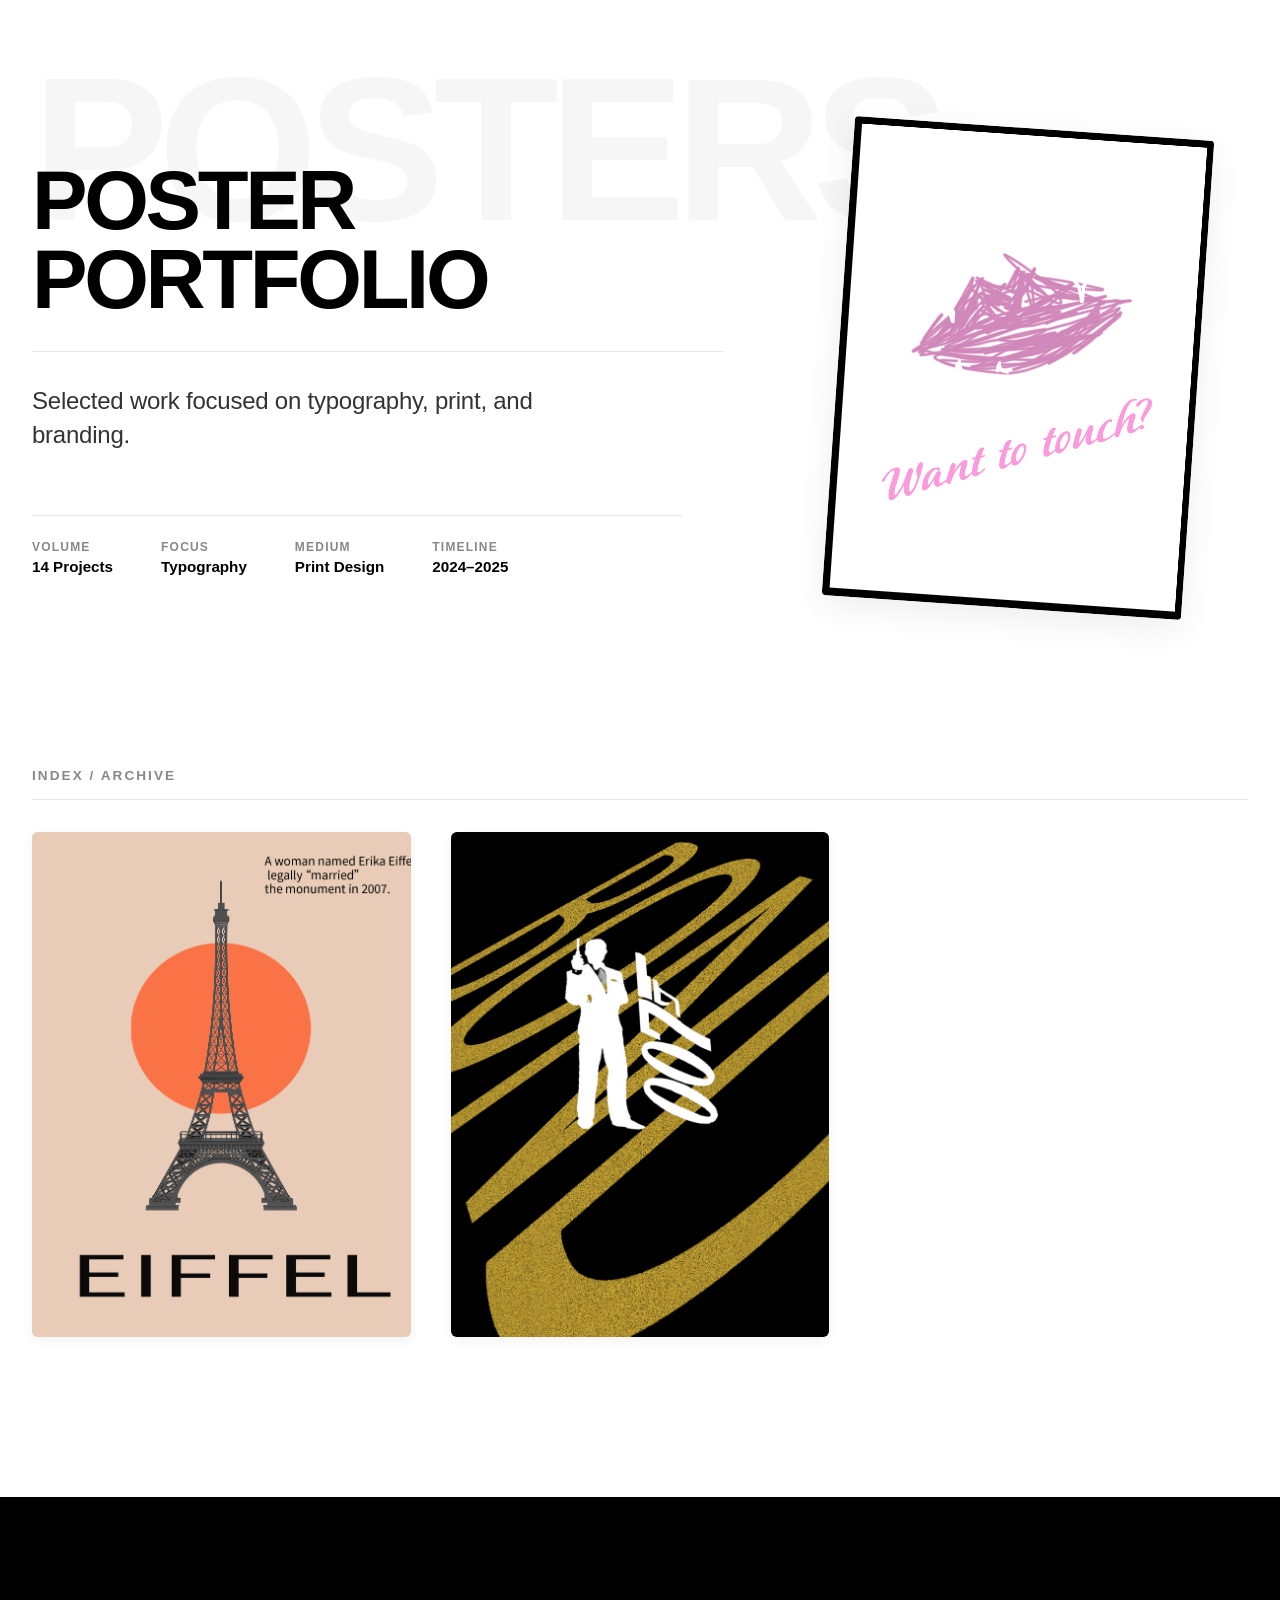
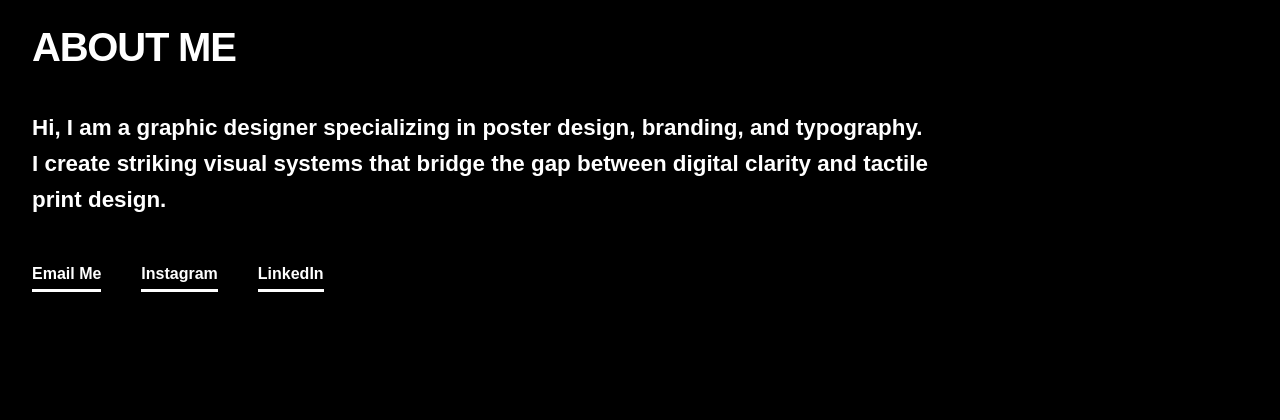
<file: index.html>
<!DOCTYPE html>
<html lang="en">
<head>
    <meta charset="UTF-8">
    <meta name="viewport" content="width=device-width, initial-scale=1.0">
    <title>Poster Portfolio</title>
    <link rel="stylesheet"  href="style.css">
</head>
<body>

<!-- 1. THE SWISS EDITORIAL HERO SECTION -->
<section class="hero-section">
    <!-- Huge Low-Opacity Background Watermark Text -->
    <div class="bg-watermark">Posters</div>

    <!-- Hero Content: Left Column -->
    <div class="hero-left">
        <h1>Poster<br>Portfolio</h1>
        <div class="hero-divider"></div>
        <p class="hero-description">Selected work focused on typography, print, and branding.</p>
        
        <!-- Institutional Exhibition Metadata Rows -->
        <div class="exhibition-metadata">
            <div class="meta-block">
                <span class="meta-label">Volume</span>
                <span class="meta-value">14 Projects</span>
            </div>
            <div class="meta-block">
                <span class="meta-label">Focus</span>
                <span class="meta-value">Typography</span>
            </div>
            <div class="meta-block">
                <span class="meta-label">Medium</span>
                <span class="meta-value">Print Design</span>
            </div>
            <div class="meta-block">
                <span class="meta-label">Timeline</span>
                <span class="meta-value">2024–2025</span>
            </div>
        </div>
    </div>

    <!-- Hero Content: Right Column Featured Preview Frame -->
    <div class="hero-right">
        <div class="featured-showcase-frame">
            <img src="images\Kiss.png" alt="Featured Exhibition Poster Preview">
        </div>
    </div>
</section>

<!-- 2. ARCHIVE SECTION TITLE -->
<div class="grid-header">
    <h3>Index / Archive</h3>
</div>

<!-- 3. PORTRAIT ARTWORK GRID -->
<main class="portfolio-grid">
    
    <!-- POSTER 1: EIFFEL -->
    <a href="project-eiffel.html" class="portfolio-item">
        <img src="images\eiffel_tower.png" alt="Description of Poster 1 - Eiffel">
        <div class="overlay">
            <h2>Eiffel</h2>
            <p>First creation / 2026</p>
        </div>
    </a>

    <!-- POSTER 2: JAMES BOND -->
    <a href="project-james-bond.html" class="portfolio-item">
        <img src="images\james_bond.png" alt="Description of Poster 2 - James Bond">
        <div class="overlay">
            <h2>James Bond</h2>
            <p>Experimental Print / 2025</p>
        </div>
    </a>

</main>

<!-- 4. FULL-WIDTH BLACK ABOUT FOOTER -->
<footer>
    <div class="footer-container">
        <div class="about-title">
            <h2>About Me</h2>
        </div>
        <div class="about-content">
            <p>Hi, I am a graphic designer specializing in poster design, branding, and typography. I create striking visual systems that bridge the gap between digital clarity and tactile print design.</p>
            <div class="contact-links">
                <a href="mailto:your.email@example.com">Email Me</a>
                <a href="https://instagram.com" target="_blank">Instagram</a>
                <a href="https://linkedin.com" target="_blank">LinkedIn</a>
            </div>
        </div>
    </div>
</footer>
</body>
</html>
</file>
<file: style.css>
/* 1. RESET & SYSTEM CORE STYLES */
        * {
            margin: 0;
            padding: 0;
            box-sizing: border-box;
        }

        body {
            font-family: -apple-system, BlinkMacSystemFont, "Segoe UI", Roboto, Helvetica, Arial, sans-serif;
            background-color: #ffffff; /* Stark Swiss white */
            color: #000000; /* Rich pure black */
            overflow-x: hidden; /* Essential to handle large typography clipping */
        }

        /* 2. THE SWISS EDITORIAL HERO SECTION */
        .hero-section {
            position: relative;
            max-width: 1400px;
            margin: 0 auto;
            padding: 8rem 2rem 6rem 2rem;
            display: grid;
            grid-template-columns: 1.2fr 0.8fr; /* Two-column asymmetrical layout */
            gap: 4rem;
            align-items: center;
        }

        /* Huge Low-Opacity Watermark */
        .bg-watermark {
            position: absolute;
            font-size: clamp(150px, 16vw, 260px); /* Responsive mega type */
            font-weight: 900;
            color: #000000;
            opacity: 0.03; /* Tight 3% subtle density */
            letter-spacing: -0.05em;
            text-transform: uppercase;
            z-index: 1;
            pointer-events: none;
            left: 2rem;
            top: 2rem;
            user-select: none;
        }

        .hero-left {
            position: relative;
            z-index: 2; /* Sits cleanly over watermark */
        }

        .hero-left h1 {
            font-size: clamp(3.5rem, 6.5vw, 5.5rem); /* Striking magazine size scales up to 88px+ */
            font-weight: 800;
            line-height: 0.95;
            letter-spacing: -0.04em;
            text-transform: uppercase;
            margin-bottom: 2rem;
        }

        /* Fine Editorial Divider */
        .hero-divider {
            width: 100%;
            height: 1px;
            background-color: #e5e5e5;
            margin-bottom: 2rem;
        }

        .hero-description {
            font-size: 1.5rem;
            font-weight: 500;
            line-height: 1.4;
            color: #333333;
            max-width: 600px;
            margin-bottom: 4rem;
            letter-spacing: -0.01em;
        }

        /* Systematic Exhibition Metadata Row */
        .exhibition-metadata {
            display: flex;
            gap: 3rem;
            border-top: 1px solid #e5e5e5;
            padding-top: 1.5rem;
            max-width: 650px;
        }

        .meta-block {
            display: flex;
            flex-direction: column;
            gap: 0.25rem;
        }

        .meta-label {
            font-size: 0.75rem;
            text-transform: uppercase;
            letter-spacing: 0.1em;
            color: #888888;
            font-weight: 600;
        }

        .meta-value {
            font-size: 0.95rem;
            font-weight: 700;
            color: #000000;
        }

        /* Hero Right Side — Rotated Framed Showcase */
        .hero-right {
            display: flex;
            justify-content: center;
            align-items: center;
            position: relative;
            z-index: 2;
        }

        .featured-showcase-frame {
            width: 100%;
            max-width: 360px; /* Clean size balancing alongside text column */
            aspect-ratio: 3 / 4;
            background-color: #eaeaea;
            overflow: hidden;
            border-radius: 4px;
            box-shadow: 0 10px 35px rgba(0, 0, 0, 0.07);
            transform: rotate(4deg); /* Swiss exhibition angled mockup look */
            transition: transform 0.6s cubic-bezier(0.16, 1, 0.3, 1), box-shadow 0.6s ease;
        }

        .featured-showcase-frame img {
            width: 100%;
            height: 100%;
            object-fit: cover;
            transition: scale 0.6s cubic-bezier(0.16, 1, 0.3, 1);
        }

        /* Interactive Showcase Hover States */
        .featured-showcase-frame:hover {
            transform: rotate(0deg) scale(1.03); /* Straightens smoothly up to focus */
            box-shadow: 0 20px 50px rgba(0, 0, 0, 0.15);
        }

        .featured-showcase-frame:hover img {
            scale: 1.05;
        }

        /* 3. THE EQUAL PORTRAIT GALLERY GRID */
        .grid-header {
            max-width: 1400px;
            margin: 4rem auto 2rem auto;
            padding: 0 2rem;
        }
        
        .grid-header h3 {
            font-size: 0.85rem;
            text-transform: uppercase;
            letter-spacing: 0.15em;
            color: #888888;
            border-bottom: 1px solid #e5e5e5;
            padding-bottom: 1rem;
        }

        .portfolio-grid {
            display: grid;
            grid-template-columns: repeat(3, 1fr);
            gap: 2.5rem;
            max-width: 1400px;
            margin: 0 auto;
            padding: 0 2rem;
        }

        /* Grid Item Setup */
        .portfolio-item {
            position: relative;
            display: block;
            width: 100%;
            aspect-ratio: 3 / 4;
            background-color: #eaeaea;
            overflow: hidden;
            border-radius: 6px;
            box-shadow: 0 4px 12px rgba(0, 0, 0, 0.05); 
            text-decoration: none;
        }

        .portfolio-item img {
            width: 100%;
            height: 100%;
            object-fit: cover;
            transition: transform 0.6s cubic-bezier(0.25, 1, 0.5, 1);
        }

        /* Hover Veil Effect */
        .overlay {
            position: absolute;
            top: 0;
            left: 0;
            width: 100%;
            height: 100%;
            background: rgba(0, 0, 0, 0.7);
            display: flex;
            flex-direction: column;
            justify-content: flex-end;
            padding: 2rem;
            opacity: 0;
            transition: opacity 0.4s ease;
        }

        .overlay h2 {
            color: #fff;
            font-size: 1.25rem;
            font-weight: 600;
            margin-bottom: 0.25rem;
            transform: translateY(10px);
            transition: transform 0.4s ease;
        }

        .overlay p {
            color: #ccc;
            font-size: 0.95rem;
            transform: translateY(10px);
            transition: transform 0.4s ease;
        }

        .portfolio-item:hover img {
            transform: scale(1.05);
        }

        .portfolio-item:hover .overlay {
            opacity: 1;
        }

        .portfolio-item:hover .overlay h2,
        .portfolio-item:hover .overlay p {
            transform: translateY(0);
        }

        /* 4. BLACK & WHITE BOLD STACKED FOOTER */
        footer {
            width: 100%;
            background-color: #000000;
            color: #ffffff;
            margin-top: 10rem; /* Expansive breathing gap below images */
            padding: 8rem 2rem; 
            clear: both;
        }

        .footer-container {
            width: 100%;
            max-width: 1400px;
            margin: 0 auto;
            display: flex;
            flex-direction: column; 
            gap: 2.5rem;
        }

        .about-title h2 {
            font-size: 2.5rem;
            font-weight: 900;
            letter-spacing: -0.03em;
            text-transform: uppercase;
        }

        .about-content p {
            font-size: 1.4rem;
            line-height: 1.6;
            font-weight: 700;
            color: #ffffff;
            margin-bottom: 3rem;
            max-width: 900px;
        }

        .contact-links {
            display: flex;
            flex-direction: row; 
            flex-wrap: nowrap; 
            overflow-x: auto; 
            white-space: nowrap; 
        }

        .contact-links a {
            color: #ffffff;
            font-weight: 800;
            text-decoration: none;
            margin-right: 2.5rem;
            border-bottom: 3px solid #ffffff; 
            padding-bottom: 6px;
            transition: opacity 0.2s ease;
            display: inline-block;
        }

        .contact-links a:hover {
            opacity: 0.6;
        }

        /* 5. RESPONSIVE MEDIA QUERIES */
        @media (max-width: 1024px) {
            .hero-section {
                gap: 2rem;
                padding-top: 6rem;
            }
            .portfolio-grid {
                grid-template-columns: repeat(2, 1fr);
                gap: 2rem;
            }
        }

        @media (max-width: 768px) {
            .hero-section {
                grid-template-columns: 1fr; /* Stacks text column above poster image element */
                padding-top: 4rem;
                padding-bottom: 4rem;
                gap: 4rem;
            }
            .hero-right {
                justify-content: flex-start; /* Aligns clean left on mobile columns */
            }
            .featured-showcase-frame {
                max-width: 280px;
            }
            .exhibition-metadata {
                gap: 1.5rem;
                flex-wrap: wrap; /* Safe wrapping for narrow phone viewport grids */
            }
            footer {
                margin-top: 6rem;
                padding: 5rem 1.5rem;
            }
            .about-title h2 {
                font-size: 2rem;
            }
            .about-content p {
                font-size: 1.2rem;
            }
        }

        @media (max-width: 650px) {
            .portfolio-grid {
                grid-template-columns: 1fr;
                gap: 1.5rem;
                padding: 0 1rem;
            }
            .grid-header {
                padding: 0 1rem;
            }
            .overlay {
                opacity: 1;
                background: linear-gradient(transparent 50%, rgba(0,0,0,0.8));}
                
            .overlay h2, .overlay p {transform: translateY(0);}}
</file>
